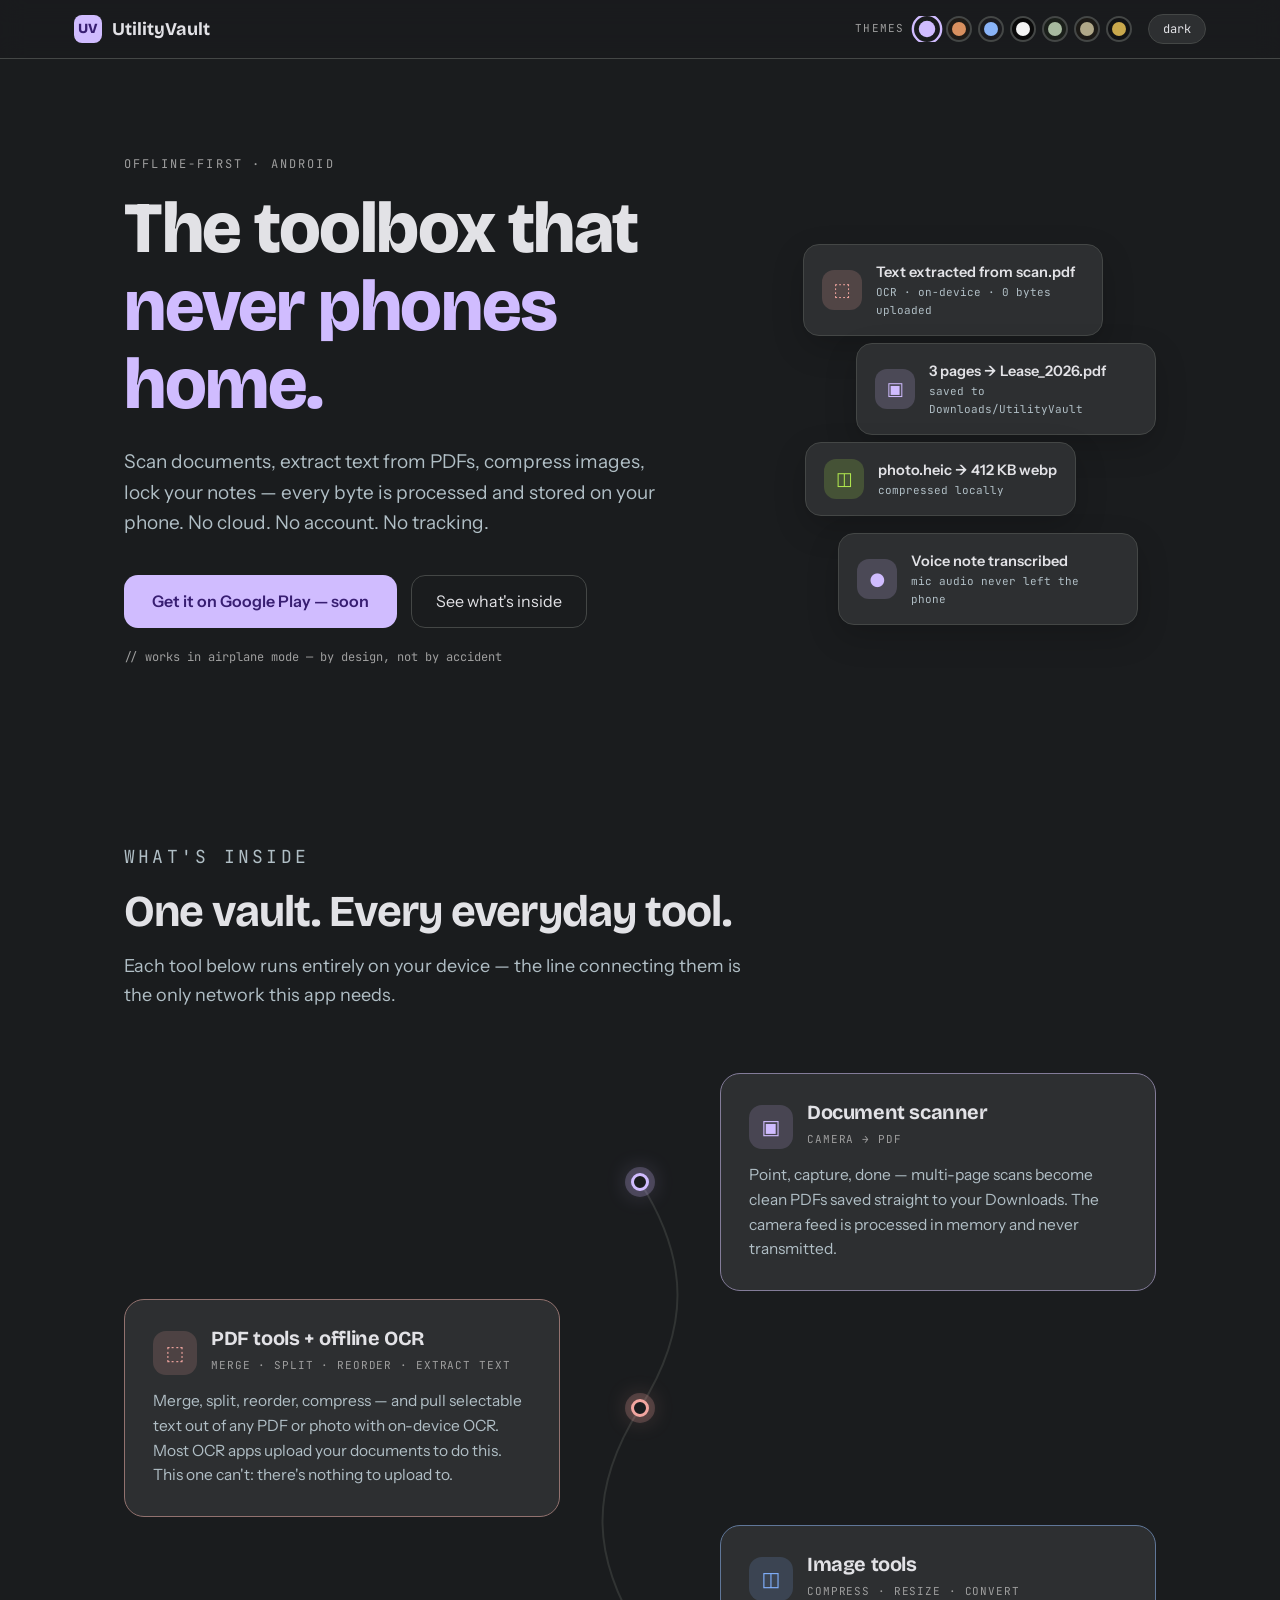
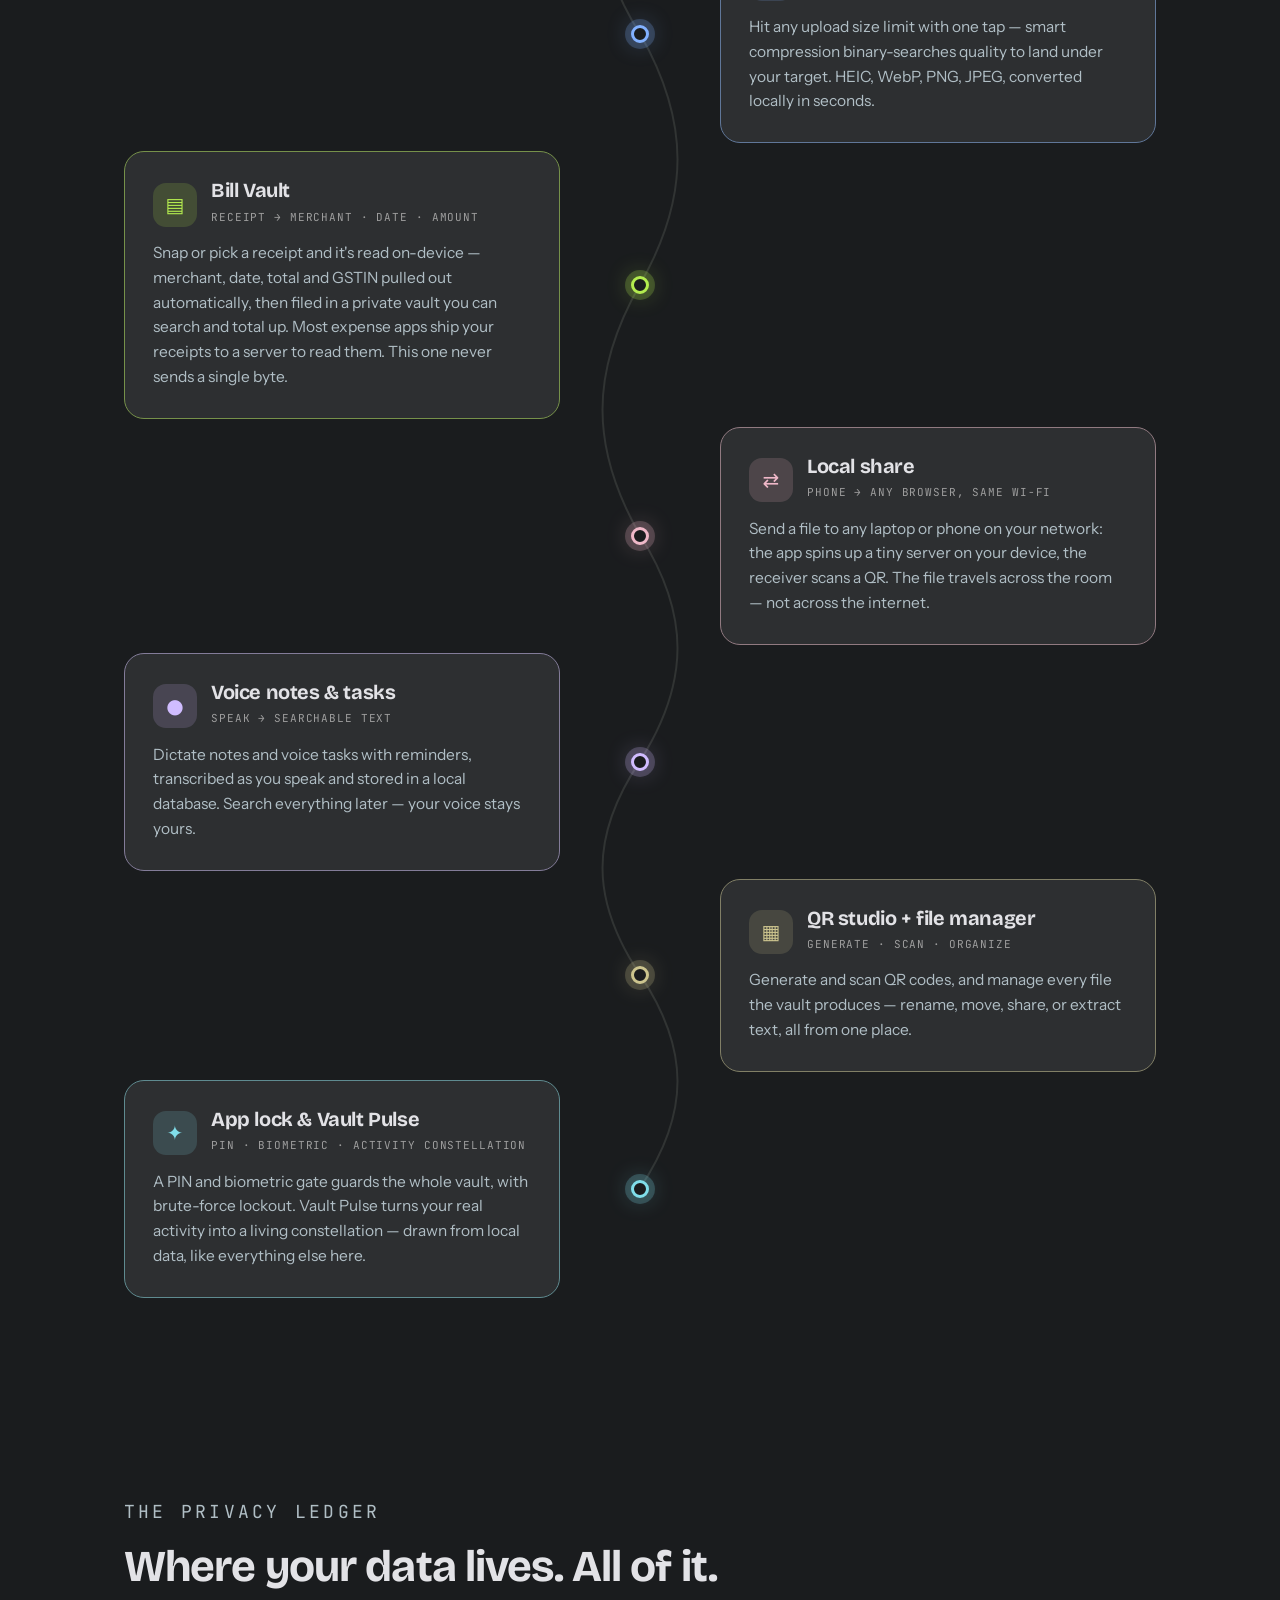
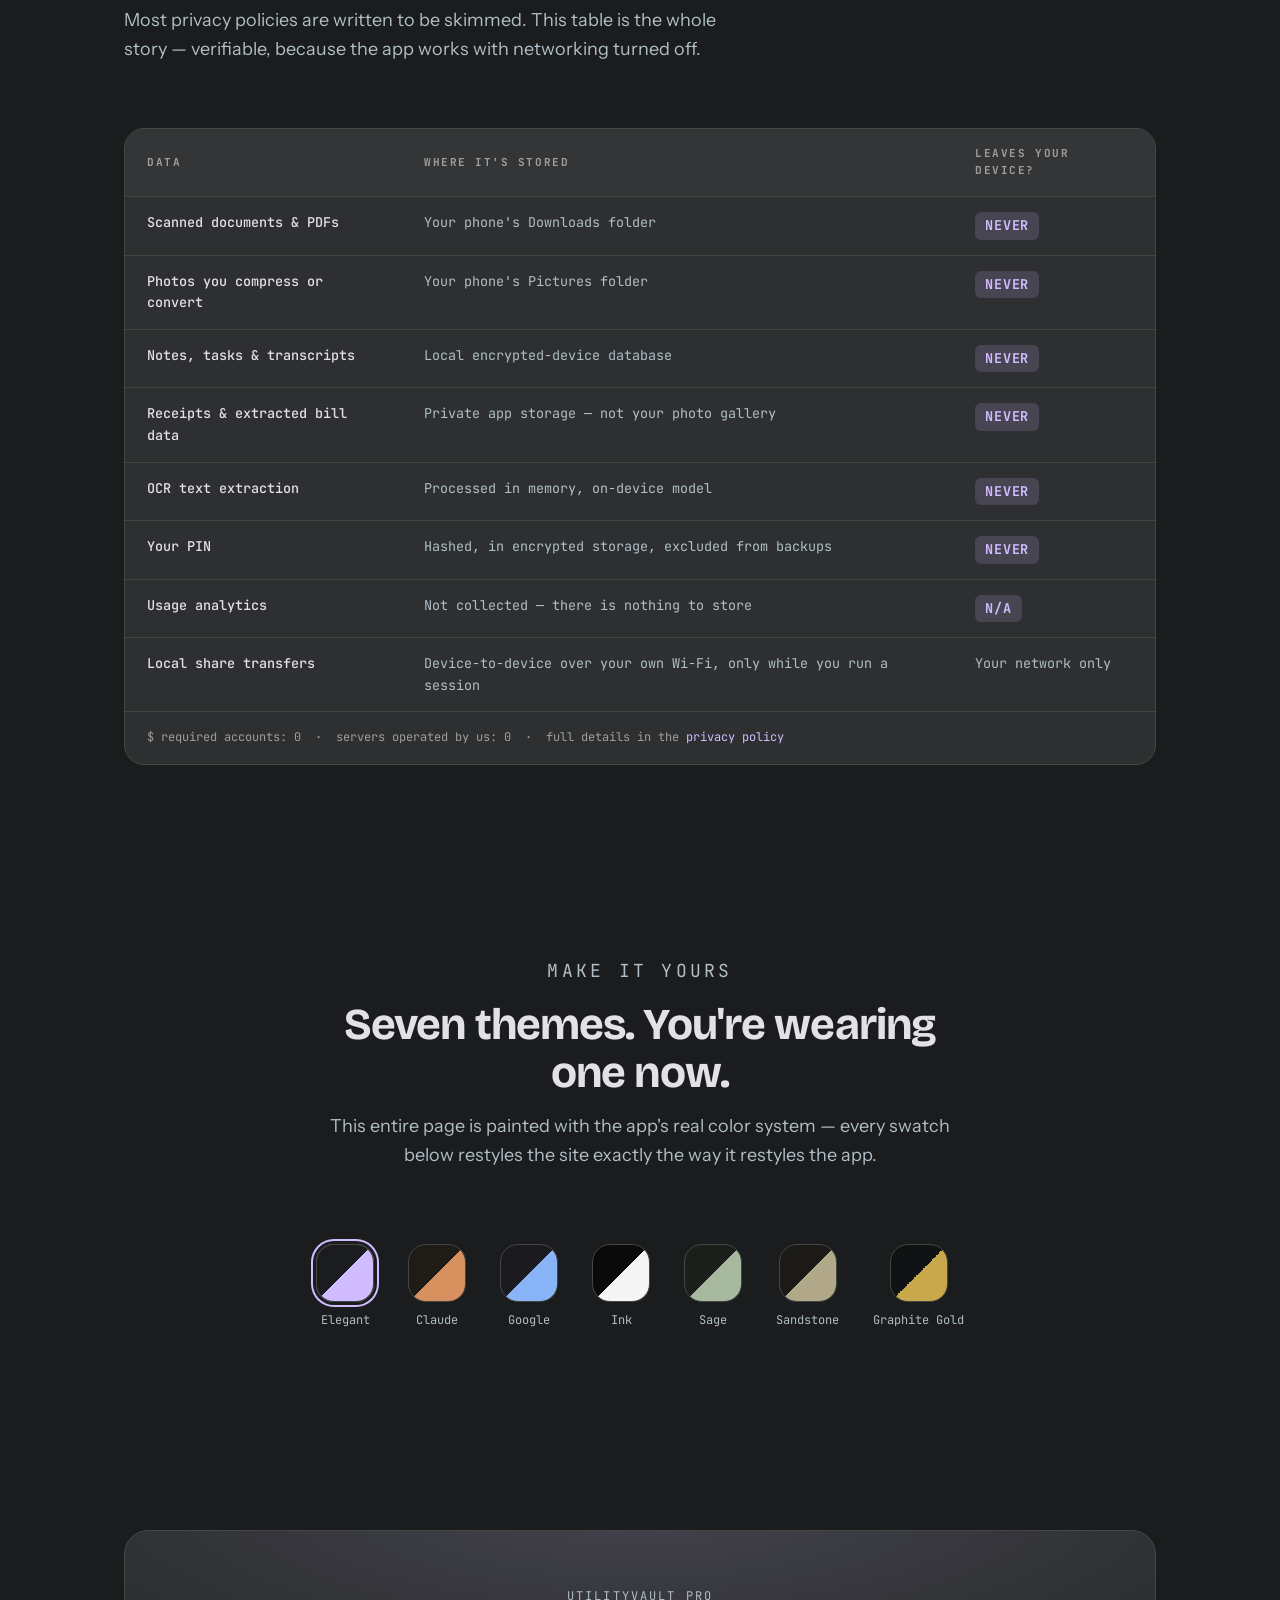
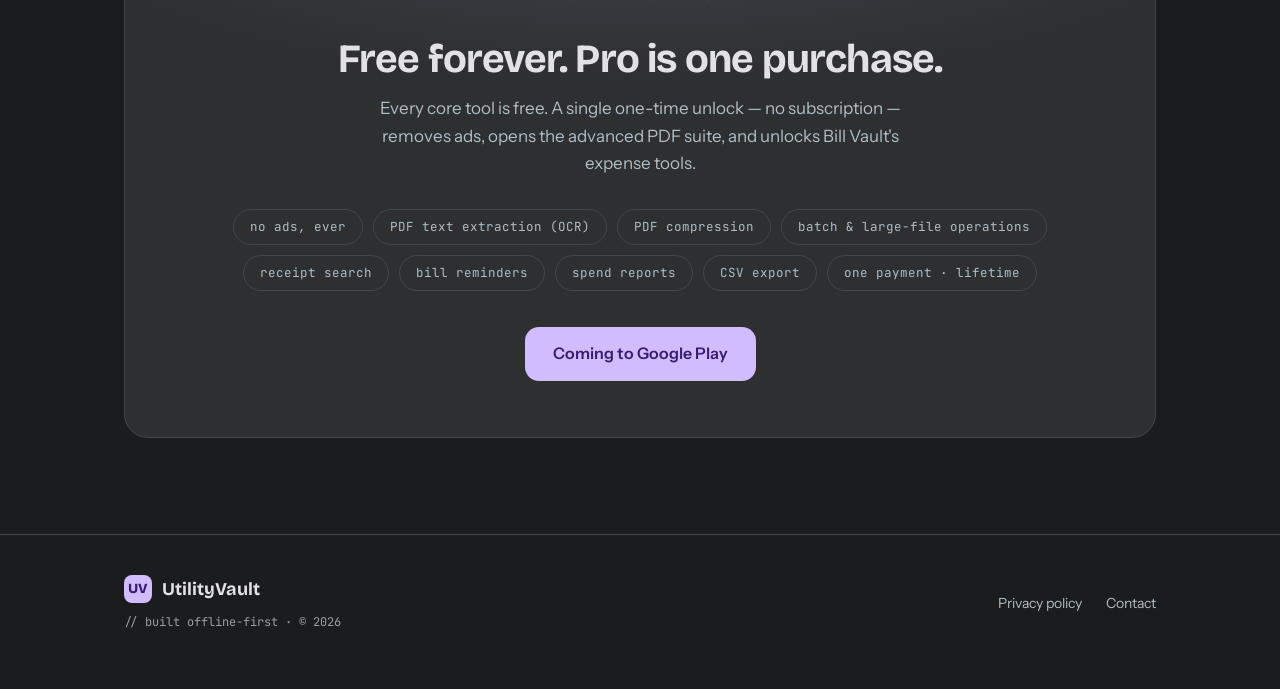
<file: index.html>
<!DOCTYPE html>
<html lang="en" data-theme="elegant" data-mode="dark">

<head>
    <meta charset="UTF-8">
    <meta name="viewport" content="width=device-width, initial-scale=1.0">
    <title>UtilityVault — the toolbox that never phones home</title>
    <meta name="description"
        content="Scanner, PDF tools with on-device OCR, image tools, file manager, local share, QR and voice notes — every byte processed and stored on your phone. No cloud. No accounts. No tracking.">
    <link rel="icon" type="image/svg+xml" href="./favicon.svg">
    <link rel="icon" href="./favicon.ico" sizes="any">
    <link rel="apple-touch-icon" href="./favicon.png">

    <link rel="preconnect" href="https://fonts.googleapis.com">
    <link rel="preconnect" href="https://fonts.gstatic.com" crossorigin>
    <link
        href="https://fonts.googleapis.com/css2?family=Bricolage+Grotesque:wght@600;700;800&family=Instrument+Sans:wght@400;500;600&family=JetBrains+Mono:wght@400;700&display=swap"
        rel="stylesheet">
    <link rel="stylesheet" href="styles.css">
</head>

<body>

    <!-- ============ NAV ============ -->
    <nav class="nav">
        <div class="nav-inner">
            <a class="logo" href="#"><span class="logo-mark">UV</span> UtilityVault</a>
            <div class="nav-spacer"></div>
            <div class="theme-rail" id="themeRail" role="group" aria-label="Preview the app's themes">
                <span class="theme-rail-label">THEMES</span>
                <!-- chips injected by site.js -->
            </div>
            <button class="mode-toggle" id="modeToggle" aria-label="Toggle light and dark mode">dark</button>
        </div>
    </nav>

    <main>

    <!-- ============ HERO ============ -->
    <header class="hero">
        <div class="wrap hero-grid">
            <div>
                <p class="eyebrow">Offline-first · Android</p>
                <h1>The toolbox that <span class="accent">never phones home.</span></h1>
                <p class="hero-sub">
                    Scan documents, extract text from PDFs, compress images, lock your notes —
                    every byte is processed and stored on your phone. No cloud. No account. No tracking.
                </p>
                <div class="cta-row">
                    <!-- TODO: replace # with your Play Store listing URL after launch -->
                    <a class="btn-primary" href="#" aria-disabled="true">Get it on Google Play — soon</a>
                    <a class="btn-ghost" href="#features">See what's inside</a>
                </div>
                <p class="hero-note">// works in airplane mode — by design, not by accident</p>
            </div>

            <div class="vault-stack" aria-hidden="true">
                <div class="vault-card vc-1">
                    <div class="vc-icon">⬚</div>
                    <div>
                        <div class="vc-title">Text extracted from scan.pdf</div>
                        <div class="vc-meta">OCR · on-device · 0 bytes uploaded</div>
                    </div>
                </div>
                <div class="vault-card vc-2">
                    <div class="vc-icon">▣</div>
                    <div>
                        <div class="vc-title">3 pages → Lease_2026.pdf</div>
                        <div class="vc-meta">saved to Downloads/UtilityVault</div>
                    </div>
                </div>
                <div class="vault-card vc-3">
                    <div class="vc-icon">◫</div>
                    <div>
                        <div class="vc-title">photo.heic → 412 KB webp</div>
                        <div class="vc-meta">compressed locally</div>
                    </div>
                </div>
                <div class="vault-card vc-4">
                    <div class="vc-icon">●</div>
                    <div>
                        <div class="vc-title">Voice note transcribed</div>
                        <div class="vc-meta">mic audio never left the phone</div>
                    </div>
                </div>
            </div>
        </div>
    </header>

    <!-- ============ FEATURES / CONSTELLATION ============ -->
    <section class="section" id="features">
        <div class="wrap">
            <div class="section-head reveal">
                <p class="eyebrow">What's inside</p>
                <h2>One vault. Every everyday tool.</h2>
                <p>Each tool below runs entirely on your device — the line connecting them is the only network this app
                    needs.</p>
            </div>

            <div class="constellation" id="constellation">
                <svg class="pulse-svg" viewBox="0 0 140 1600" preserveAspectRatio="none" aria-hidden="true">
                    <path class="pulse-track" id="pulseTrack" d="" />
                    <path class="pulse-draw" id="pulseDraw" d="" />
                </svg>

                <div class="feature-row" style="--fc: var(--ac-scanner)">
                    <div class="feature-card">
                        <div class="fc-head">
                            <div class="fc-icon">▣</div>
                            <div>
                                <h3>Document scanner</h3><span class="fc-tag">camera → PDF</span>
                            </div>
                        </div>
                        <p>Point, capture, done — multi-page scans become clean PDFs saved straight to your Downloads.
                            The camera feed is processed in memory and never transmitted.</p>
                    </div>
                    <div class="feature-node"></div>
                </div>

                <div class="feature-row" style="--fc: var(--ac-pdf)">
                    <div class="feature-card">
                        <div class="fc-head">
                            <div class="fc-icon">⬚</div>
                            <div>
                                <h3>PDF tools + offline OCR</h3><span class="fc-tag">merge · split · reorder · extract
                                    text</span>
                            </div>
                        </div>
                        <p>Merge, split, reorder, compress — and pull selectable text out of any PDF or photo with
                            on-device OCR. Most OCR apps upload your documents to do this. This one can't: there's
                            nothing to upload to.</p>
                    </div>
                    <div class="feature-node"></div>
                </div>

                <div class="feature-row" style="--fc: var(--ac-image)">
                    <div class="feature-card">
                        <div class="fc-head">
                            <div class="fc-icon">◫</div>
                            <div>
                                <h3>Image tools</h3><span class="fc-tag">compress · resize · convert</span>
                            </div>
                        </div>
                        <p>Hit any upload size limit with one tap — smart compression binary-searches quality to land
                            under your target. HEIC, WebP, PNG, JPEG, converted locally in seconds.</p>
                    </div>
                    <div class="feature-node"></div>
                </div>

                <div class="feature-row" style="--fc: var(--ac-files)">
                    <div class="feature-card">
                        <div class="fc-head">
                            <div class="fc-icon">▤</div>
                            <div>
                                <h3>Bill Vault</h3><span class="fc-tag">receipt → merchant · date · amount</span>
                            </div>
                        </div>
                        <p>Snap or pick a receipt and it's read on-device — merchant, date, total and GSTIN pulled out
                            automatically, then filed in a private vault you can search and total up. Most expense apps
                            ship your receipts to a server to read them. This one never sends a single byte.</p>
                    </div>
                    <div class="feature-node"></div>
                </div>

                <div class="feature-row" style="--fc: var(--ac-share)">
                    <div class="feature-card">
                        <div class="fc-head">
                            <div class="fc-icon">⇄</div>
                            <div>
                                <h3>Local share</h3><span class="fc-tag">phone → any browser, same Wi-Fi</span>
                            </div>
                        </div>
                        <p>Send a file to any laptop or phone on your network: the app spins up a tiny server on your
                            device, the receiver scans a QR. The file travels across the room — not across the internet.
                        </p>
                    </div>
                    <div class="feature-node"></div>
                </div>

                <div class="feature-row" style="--fc: var(--ac-transcribe)">
                    <div class="feature-card">
                        <div class="fc-head">
                            <div class="fc-icon">●</div>
                            <div>
                                <h3>Voice notes & tasks</h3><span class="fc-tag">speak → searchable text</span>
                            </div>
                        </div>
                        <p>Dictate notes and voice tasks with reminders, transcribed as you speak and stored in a local
                            database. Search everything later — your voice stays yours.</p>
                    </div>
                    <div class="feature-node"></div>
                </div>

                <div class="feature-row" style="--fc: var(--ac-qr)">
                    <div class="feature-card">
                        <div class="fc-head">
                            <div class="fc-icon">▦</div>
                            <div>
                                <h3>QR studio + file manager</h3><span class="fc-tag">generate · scan · organize</span>
                            </div>
                        </div>
                        <p>Generate and scan QR codes, and manage every file the vault produces — rename, move, share,
                            or extract text, all from one place.</p>
                    </div>
                    <div class="feature-node"></div>
                </div>

                <div class="feature-row" style="--fc: var(--ac-insight)">
                    <div class="feature-card">
                        <div class="fc-head">
                            <div class="fc-icon">✦</div>
                            <div>
                                <h3>App lock & Vault Pulse</h3><span class="fc-tag">PIN · biometric · activity
                                    constellation</span>
                            </div>
                        </div>
                        <p>A PIN and biometric gate guards the whole vault, with brute-force lockout. Vault Pulse turns
                            your real activity into a living constellation — drawn from local data, like everything else
                            here.</p>
                    </div>
                    <div class="feature-node"></div>
                </div>
            </div>
        </div>
    </section>

    <!-- ============ PRIVACY LEDGER ============ -->
    <section class="section" id="privacy">
        <div class="wrap">
            <div class="section-head reveal">
                <p class="eyebrow">The privacy ledger</p>
                <h2>Where your data lives. All of it.</h2>
                <p>Most privacy policies are written to be skimmed. This table is the whole story — verifiable, because
                    the app works with networking turned off.</p>
            </div>

            <div class="ledger-shell reveal">
                <table class="ledger">
                    <thead>
                        <tr>
                            <th>Data</th>
                            <th>Where it's stored</th>
                            <th>Leaves your device?</th>
                        </tr>
                    </thead>
                    <tbody>
                        <tr>
                            <td>Scanned documents & PDFs</td>
                            <td>Your phone's Downloads folder</td>
                            <td><span class="never">NEVER</span></td>
                        </tr>
                        <tr>
                            <td>Photos you compress or convert</td>
                            <td>Your phone's Pictures folder</td>
                            <td><span class="never">NEVER</span></td>
                        </tr>
                        <tr>
                            <td>Notes, tasks & transcripts</td>
                            <td>Local encrypted-device database</td>
                            <td><span class="never">NEVER</span></td>
                        </tr>
                        <tr>
                            <td>Receipts & extracted bill data</td>
                            <td>Private app storage — not your photo gallery</td>
                            <td><span class="never">NEVER</span></td>
                        </tr>
                        <tr>
                            <td>OCR text extraction</td>
                            <td>Processed in memory, on-device model</td>
                            <td><span class="never">NEVER</span></td>
                        </tr>
                        <tr>
                            <td>Your PIN</td>
                            <td>Hashed, in encrypted storage, excluded from backups</td>
                            <td><span class="never">NEVER</span></td>
                        </tr>
                        <tr>
                            <td>Usage analytics</td>
                            <td>Not collected — there is nothing to store</td>
                            <td><span class="never">N/A</span></td>
                        </tr>
                        <tr>
                            <td>Local share transfers</td>
                            <td>Device-to-device over your own Wi-Fi, only while you run a session</td>
                            <td>Your network only</td>
                        </tr>
                    </tbody>
                </table>
                <div class="ledger-foot">$ required accounts: 0 &nbsp;·&nbsp; servers operated by us: 0 &nbsp;·&nbsp;
                    full details in the <a href="privacy-policy.html">privacy policy</a></div>
            </div>
        </div>
    </section>

    <!-- ============ THEMES (meta moment) ============ -->
    <section class="section themes-strip" id="themes">
        <div class="wrap">
            <div class="section-head reveal">
                <p class="eyebrow">Make it yours</p>
                <h2>Seven themes. You're wearing one now.</h2>
                <p>This entire page is painted with the app's real color system — every swatch below restyles the site
                    exactly the way it restyles the app.</p>
            </div>
            <div class="swatch-row reveal" id="swatchRow">
                <!-- swatches injected by site.js -->
            </div>
        </div>
    </section>

    <!-- ============ PRO ============ -->
    <section class="section" id="pro">
        <div class="wrap">
            <div class="pro-card reveal">
                <p class="eyebrow">UtilityVault Pro</p>
                <h2>Free forever. Pro is one purchase.</h2>
                <p>Every core tool is free. A single one-time unlock — no subscription — removes ads, opens the
                    advanced PDF suite, and unlocks Bill Vault's expense tools.</p>
                <div class="pro-perks">
                    <span class="perk">no ads, ever</span>
                    <span class="perk">PDF text extraction (OCR)</span>
                    <span class="perk">PDF compression</span>
                    <span class="perk">batch & large-file operations</span>
                    <span class="perk">receipt search</span>
                    <span class="perk">bill reminders</span>
                    <span class="perk">spend reports</span>
                    <span class="perk">CSV export</span>
                    <span class="perk">one payment · lifetime</span>
                </div>
                <!-- TODO: replace # with your Play Store listing URL after launch -->
                <a class="btn-primary" href="#">Coming to Google Play</a>
            </div>
        </div>
    </section>

    </main>

    <!-- ============ FOOTER ============ -->
    <footer class="footer">
        <div class="wrap footer-grid">
            <div>
                <a class="logo" href="#"><span class="logo-mark">UV</span> UtilityVault</a>
                <p class="mono" style="margin-top:10px">// built offline-first · © 2026</p>
            </div>
            <div class="footer-links">
                <a href="privacy-policy.html">Privacy policy</a>
                <!-- TODO: replace with your contact email -->
                <a href="mailto:spunch0987@gmail.com">Contact</a>
            </div>
        </div>
    </footer>

    <script src="site.js"></script>
</body>

</html>
</file>
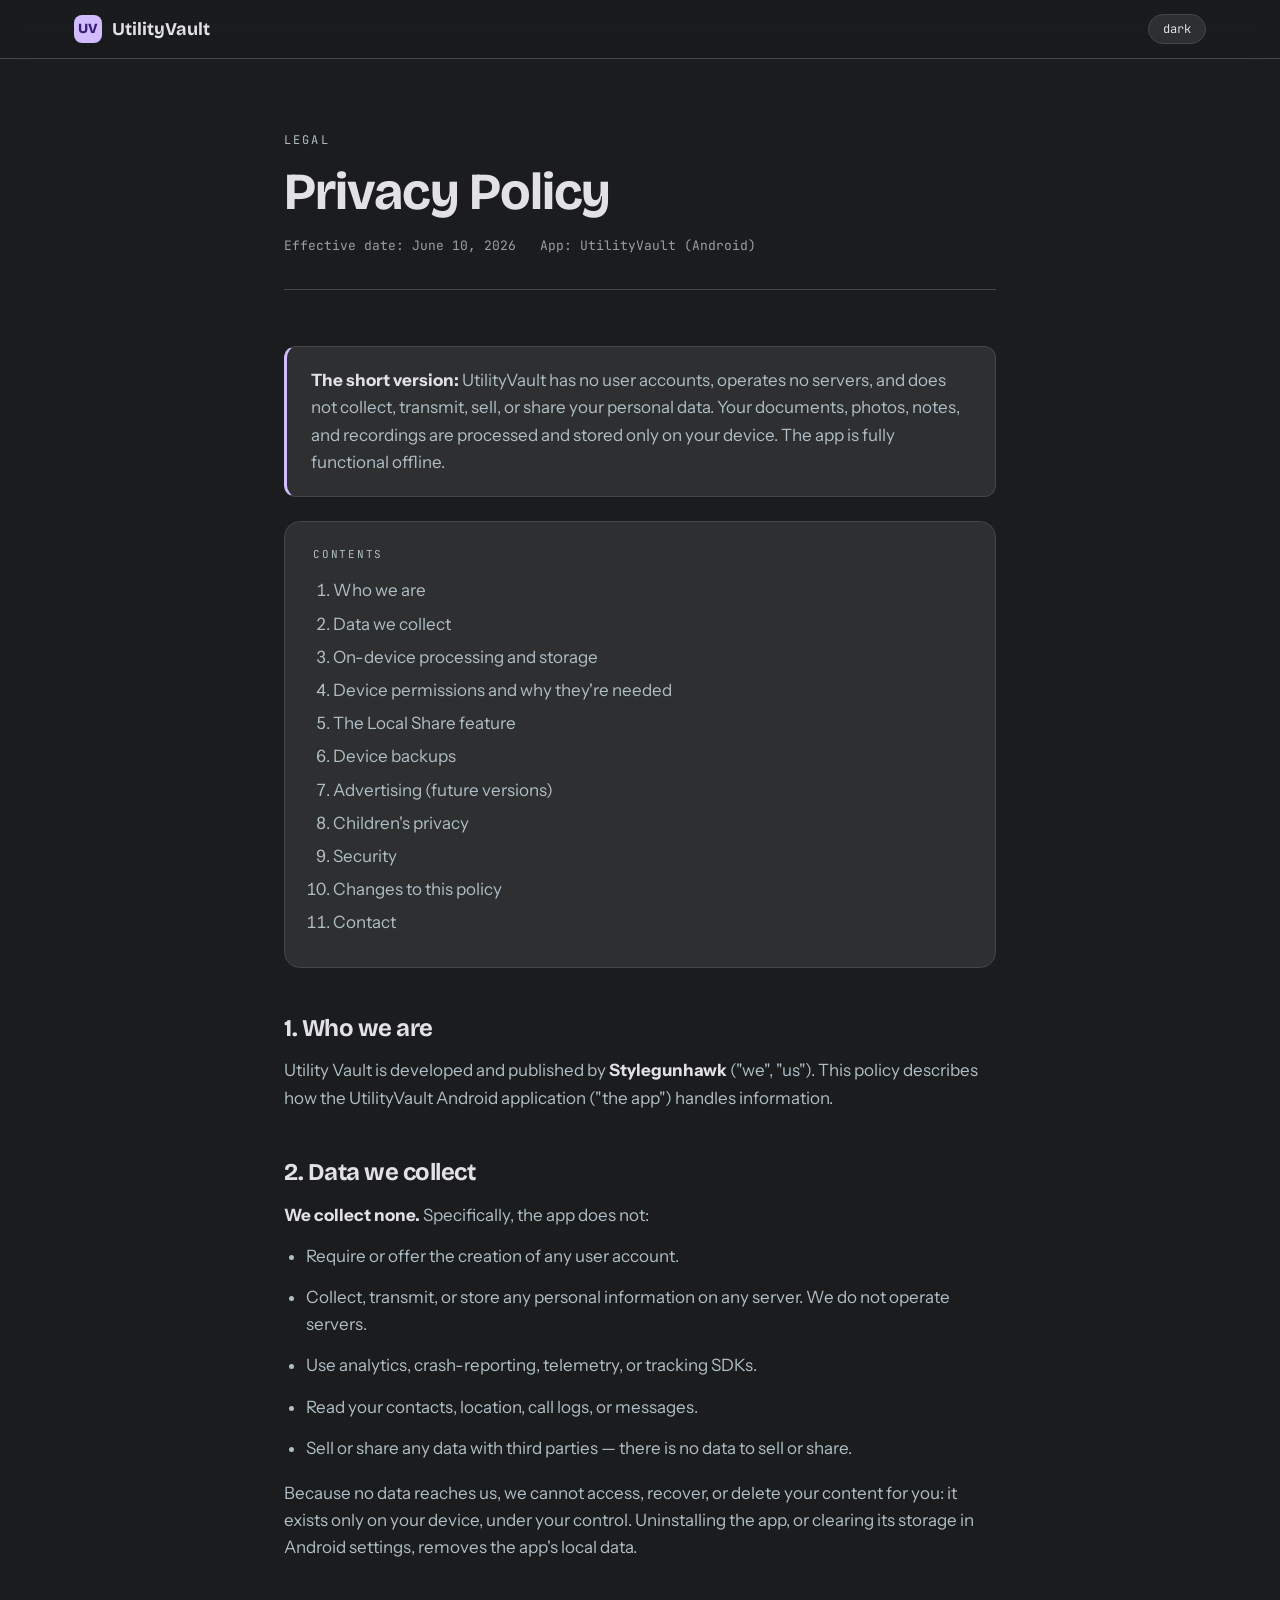
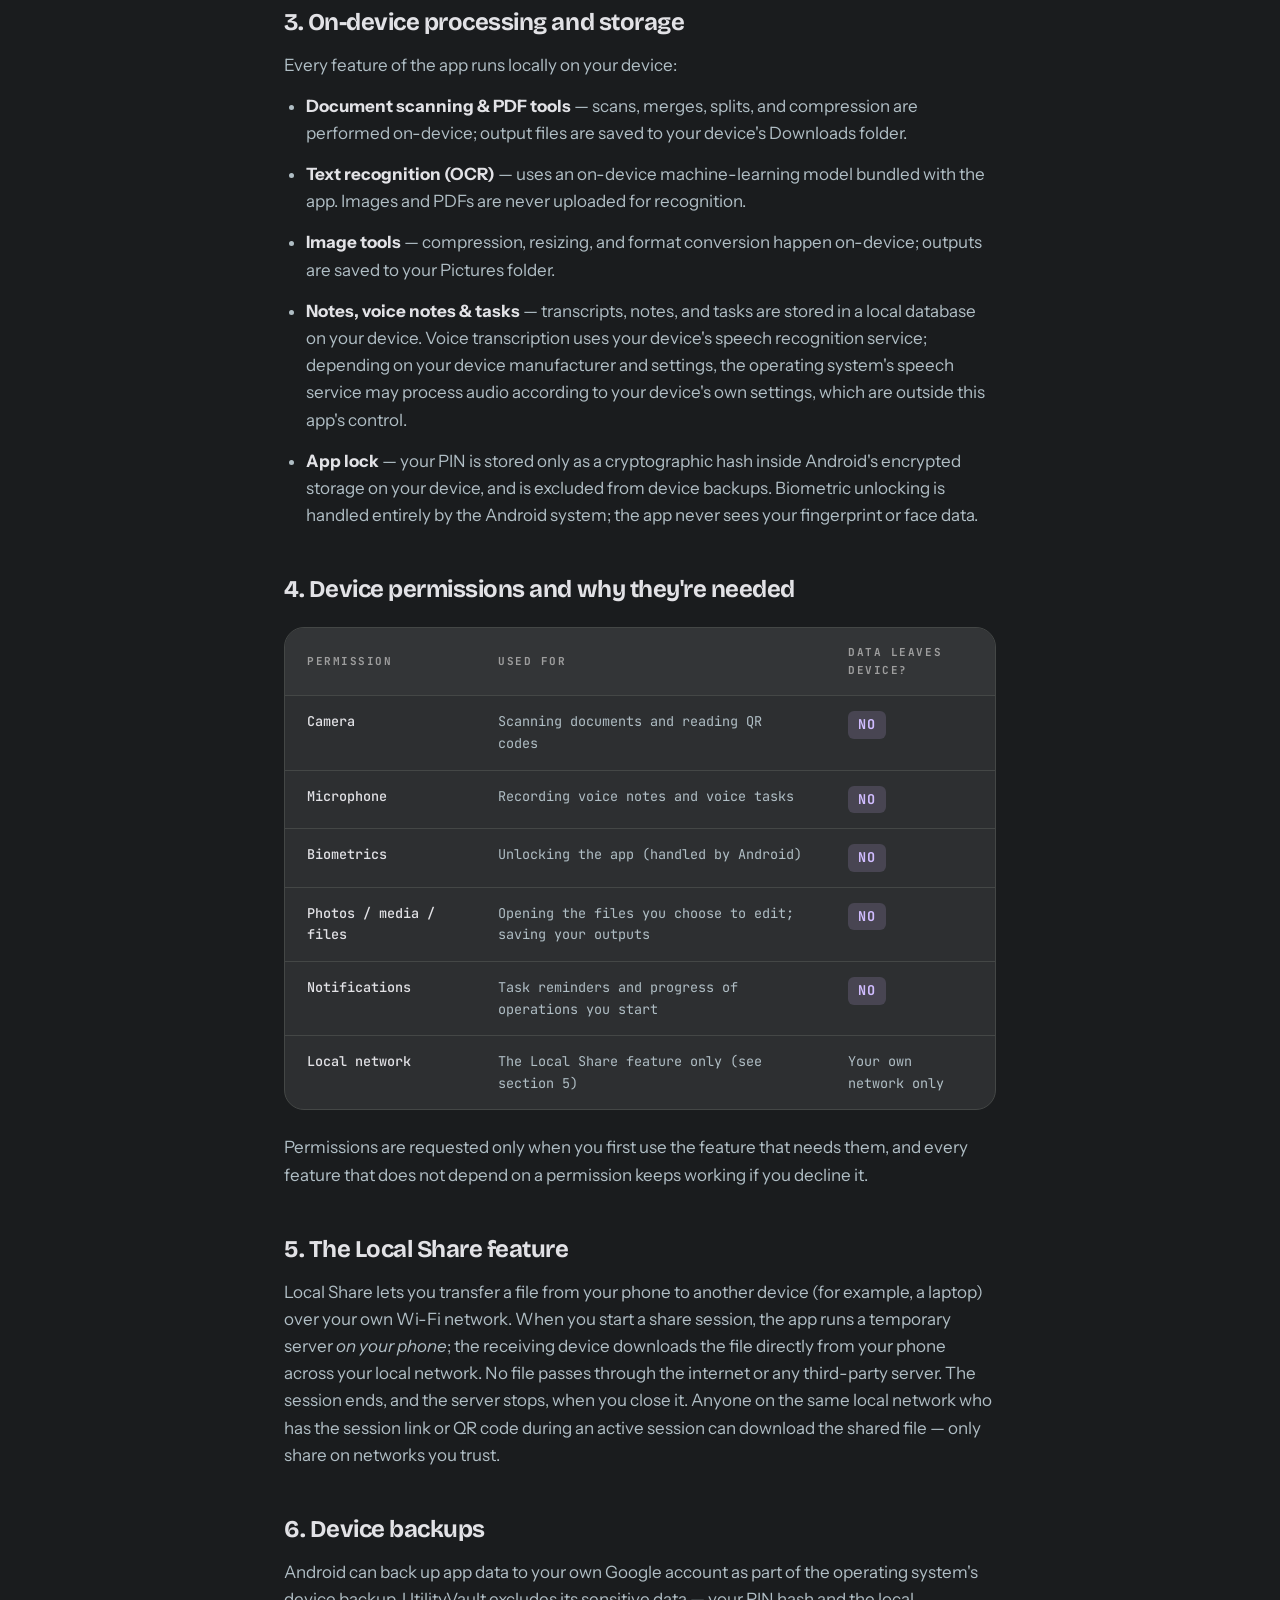
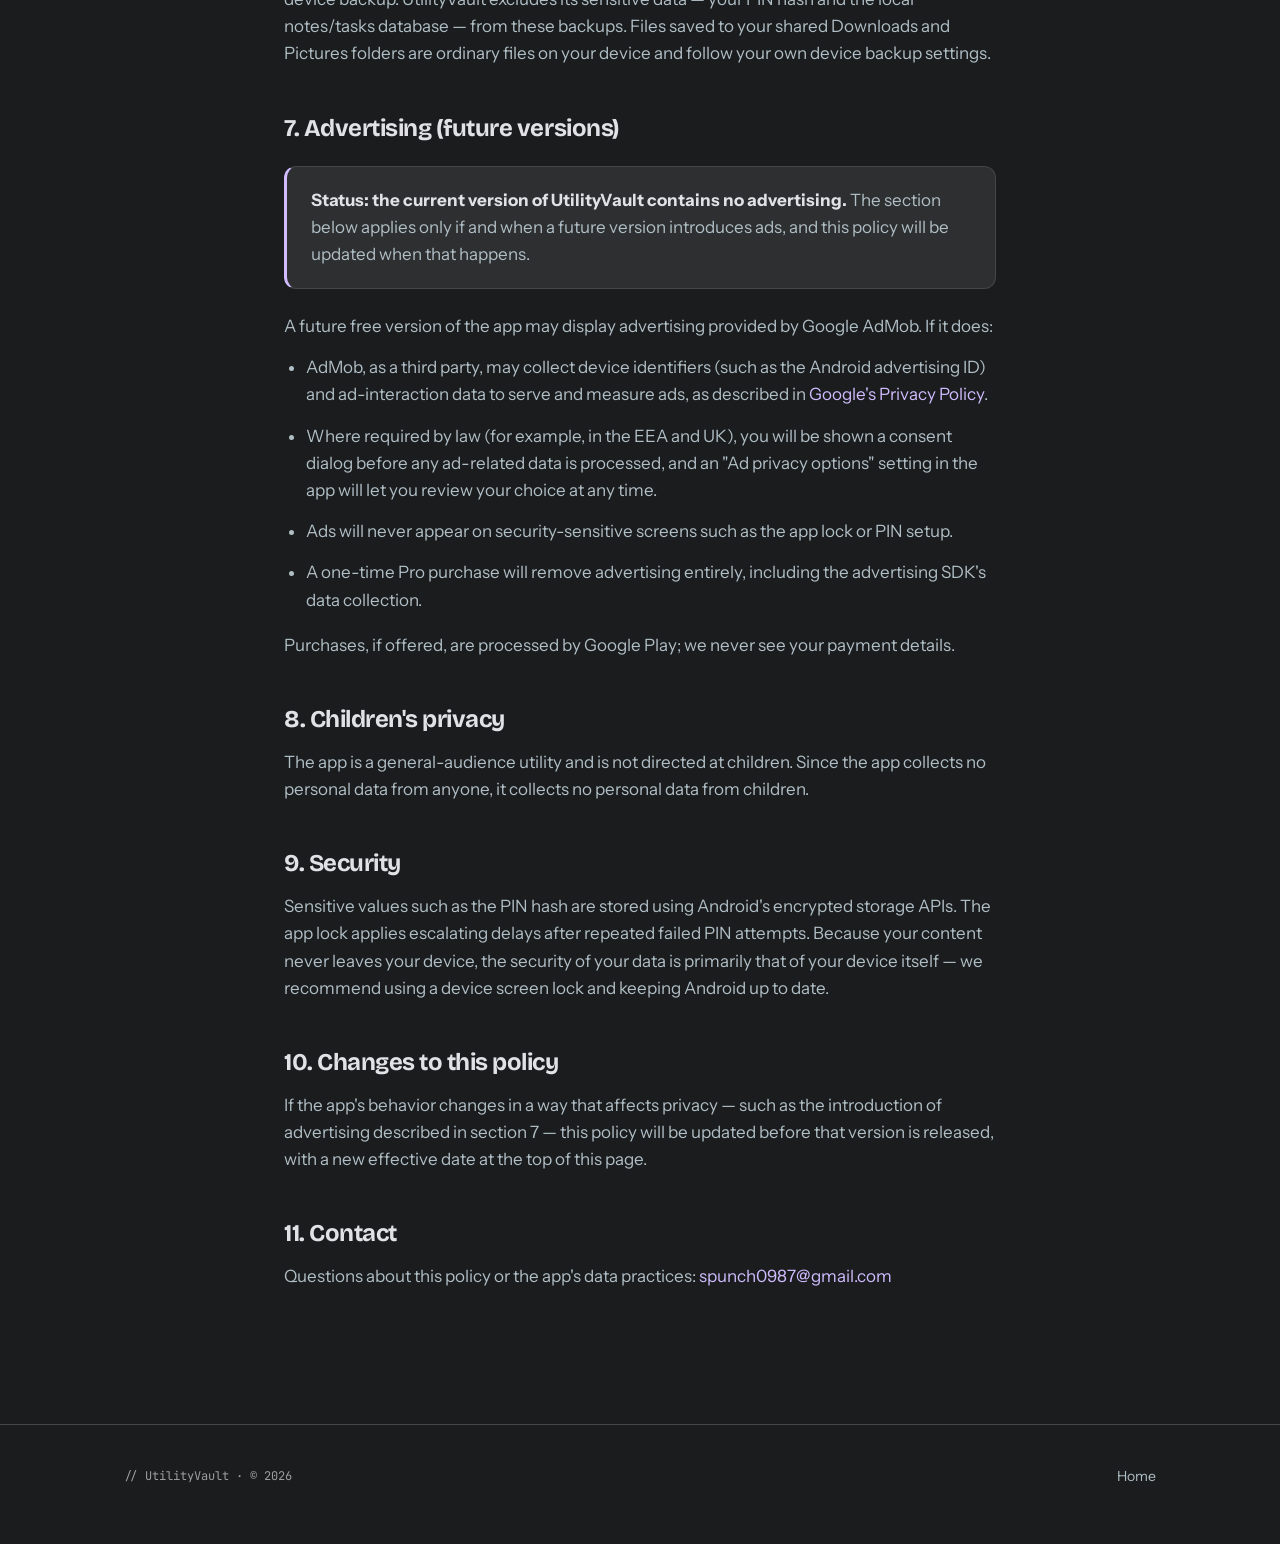
<file: privacy-policy.html>
<!DOCTYPE html>
<html lang="en" data-theme="elegant" data-mode="dark">

<head>
    <meta charset="UTF-8">
    <meta name="viewport" content="width=device-width, initial-scale=1.0">
    <title>Privacy Policy — UtilityVault</title>
    <meta name="description"
        content="UtilityVault privacy policy: no accounts, no data collection, all processing on-device.">

    <link rel="preconnect" href="https://fonts.googleapis.com">
    <link rel="preconnect" href="https://fonts.gstatic.com" crossorigin>
    <link
        href="https://fonts.googleapis.com/css2?family=Bricolage+Grotesque:wght@600;700;800&family=Instrument+Sans:wght@400;500;600&family=JetBrains+Mono:wght@400;700&display=swap"
        rel="stylesheet">
    <link rel="stylesheet" href="styles.css">
</head>

<body>

    <nav class="nav">
        <div class="nav-inner">
            <a class="logo" href="index.html"><span class="logo-mark">UV</span> UtilityVault</a>
            <div class="nav-spacer"></div>
            <button class="mode-toggle" id="modeToggle" aria-label="Toggle light and dark mode">dark</button>
        </div>
    </nav>

    <main class="doc">
        <header class="doc-head">
            <p class="eyebrow">Legal</p>
            <h1>Privacy Policy</h1>
            <div class="doc-meta">
                <span>Effective date: June 10, 2026</span>
                <span>App: UtilityVault (Android)</span>
            </div>
        </header>

        <div class="doc-callout">
            <p><strong>The short version:</strong> UtilityVault has no user accounts, operates no servers, and does not
                collect, transmit, sell, or share your personal data. Your documents, photos, notes, and recordings are
                processed and stored only on your device. The app is fully functional offline.</p>
        </div>

        <nav class="toc" aria-label="Table of contents">
            <p class="toc-title">Contents</p>
            <ol>
                <li><a href="#who-we-are">Who we are</a></li>
                <li><a href="#data-we-collect">Data we collect</a></li>
                <li><a href="#on-device">On-device processing and storage</a></li>
                <li><a href="#permissions">Device permissions and why they're needed</a></li>
                <li><a href="#local-share">The Local Share feature</a></li>
                <li><a href="#backups">Device backups</a></li>
                <li><a href="#ads">Advertising (future versions)</a></li>
                <li><a href="#children">Children's privacy</a></li>
                <li><a href="#security">Security</a></li>
                <li><a href="#changes">Changes to this policy</a></li>
                <li><a href="#contact">Contact</a></li>
            </ol>
        </nav>

        <h2 id="who-we-are">1. Who we are</h2>
        <p>Utility Vault is developed and published by <strong>Stylegunhawk</strong> ("we", "us"). This policy
            describes how the UtilityVault Android application ("the app") handles information.</p>

        <h2 id="data-we-collect">2. Data we collect</h2>
        <p><strong>We collect none.</strong> Specifically, the app does not:</p>
        <ul>
            <li>Require or offer the creation of any user account.</li>
            <li>Collect, transmit, or store any personal information on any server. We do not operate servers.</li>
            <li>Use analytics, crash-reporting, telemetry, or tracking SDKs.</li>
            <li>Read your contacts, location, call logs, or messages.</li>
            <li>Sell or share any data with third parties — there is no data to sell or share.</li>
        </ul>
        <p>Because no data reaches us, we cannot access, recover, or delete your content for you: it exists only on your
            device, under your control. Uninstalling the app, or clearing its storage in Android settings, removes the
            app's local data.</p>

        <h2 id="on-device">3. On-device processing and storage</h2>
        <p>Every feature of the app runs locally on your device:</p>
        <ul>
            <li><strong>Document scanning & PDF tools</strong> — scans, merges, splits, and compression are performed
                on-device; output files are saved to your device's Downloads folder.</li>
            <li><strong>Text recognition (OCR)</strong> — uses an on-device machine-learning model bundled with the app.
                Images and PDFs are never uploaded for recognition.</li>
            <li><strong>Image tools</strong> — compression, resizing, and format conversion happen on-device; outputs
                are saved to your Pictures folder.</li>
            <li><strong>Notes, voice notes & tasks</strong> — transcripts, notes, and tasks are stored in a local
                database on your device. Voice transcription uses your device's speech recognition service; depending on
                your device manufacturer and settings, the operating system's speech service may process audio according
                to your device's own settings, which are outside this app's control.</li>
            <li><strong>App lock</strong> — your PIN is stored only as a cryptographic hash inside Android's encrypted
                storage on your device, and is excluded from device backups. Biometric unlocking is handled entirely by
                the Android system; the app never sees your fingerprint or face data.</li>
        </ul>

        <h2 id="permissions">4. Device permissions and why they're needed</h2>
        <div class="ledger-shell perm-table">
            <table class="ledger">
                <thead>
                    <tr>
                        <th>Permission</th>
                        <th>Used for</th>
                        <th>Data leaves device?</th>
                    </tr>
                </thead>
                <tbody>
                    <tr>
                        <td>Camera</td>
                        <td>Scanning documents and reading QR codes</td>
                        <td><span class="never">NO</span></td>
                    </tr>
                    <tr>
                        <td>Microphone</td>
                        <td>Recording voice notes and voice tasks</td>
                        <td><span class="never">NO</span></td>
                    </tr>
                    <tr>
                        <td>Biometrics</td>
                        <td>Unlocking the app (handled by Android)</td>
                        <td><span class="never">NO</span></td>
                    </tr>
                    <tr>
                        <td>Photos / media / files</td>
                        <td>Opening the files you choose to edit; saving your outputs</td>
                        <td><span class="never">NO</span></td>
                    </tr>
                    <tr>
                        <td>Notifications</td>
                        <td>Task reminders and progress of operations you start</td>
                        <td><span class="never">NO</span></td>
                    </tr>
                    <tr>
                        <td>Local network</td>
                        <td>The Local Share feature only (see section 5)</td>
                        <td>Your own network only</td>
                    </tr>
                </tbody>
            </table>
        </div>
        <p>Permissions are requested only when you first use the feature that needs them, and every feature that does
            not depend on a permission keeps working if you decline it.</p>

        <h2 id="local-share">5. The Local Share feature</h2>
        <p>Local Share lets you transfer a file from your phone to another device (for example, a laptop) over your own
            Wi-Fi network. When you start a share session, the app runs a temporary server <em>on your phone</em>; the
            receiving device downloads the file directly from your phone across your local network. No file passes
            through the internet or any third-party server. The session ends, and the server stops, when you close it.
            Anyone on the same local network who has the session link or QR code during an active session can download
            the shared file — only share on networks you trust.</p>

        <h2 id="backups">6. Device backups</h2>
        <p>Android can back up app data to your own Google account as part of the operating system's device backup.
            UtilityVault excludes its sensitive data — your PIN hash and the local notes/tasks database — from these
            backups. Files saved to your shared Downloads and Pictures folders are ordinary files on your device and
            follow your own device backup settings.</p>

        <h2 id="ads">7. Advertising (future versions)</h2>
        <div class="doc-callout">
            <p><strong>Status: the current version of UtilityVault contains no advertising.</strong> The section below
                applies only if and when a future version introduces ads, and this policy will be updated when that
                happens.</p>
        </div>
        <p>A future free version of the app may display advertising provided by Google AdMob. If it does:</p>
        <ul>
            <li>AdMob, as a third party, may collect device identifiers (such as the Android advertising ID) and
                ad-interaction data to serve and measure ads, as described in <a
                    href="https://policies.google.com/privacy" rel="noopener">Google's Privacy Policy</a>.</li>
            <li>Where required by law (for example, in the EEA and UK), you will be shown a consent dialog before any
                ad-related data is processed, and an "Ad privacy options" setting in the app will let you review your
                choice at any time.</li>
            <li>Ads will never appear on security-sensitive screens such as the app lock or PIN setup.</li>
            <li>A one-time Pro purchase will remove advertising entirely, including the advertising SDK's data
                collection.</li>
        </ul>
        <p>Purchases, if offered, are processed by Google Play; we never see your payment details.</p>

        <h2 id="children">8. Children's privacy</h2>
        <p>The app is a general-audience utility and is not directed at children. Since the app collects no personal
            data from anyone, it collects no personal data from children.</p>

        <h2 id="security">9. Security</h2>
        <p>Sensitive values such as the PIN hash are stored using Android's encrypted storage APIs. The app lock applies
            escalating delays after repeated failed PIN attempts. Because your content never leaves your device, the
            security of your data is primarily that of your device itself — we recommend using a device screen lock and
            keeping Android up to date.</p>

        <h2 id="changes">10. Changes to this policy</h2>
        <p>If the app's behavior changes in a way that affects privacy — such as the introduction of advertising
            described in section 7 — this policy will be updated before that version is released, with a new effective
            date at the top of this page.</p>

        <h2 id="contact">11. Contact</h2>
        <p>Questions about this policy or the app's data practices: <a
                href="mailto:spunch0987@gmail.com">spunch0987@gmail.com</a>
        </p>
    </main>

    <footer class="footer">
        <div class="wrap footer-grid">
            <p class="mono">// UtilityVault · © 2026</p>
            <div class="footer-links"><a href="index.html">Home</a></div>
        </div>
    </footer>

    <script src="site.js"></script>
</body>

</html>
</file>
<file: styles.css>
/* ============================================================
   UtilityVault — site styles
   Token architecture mirrors the app: data-theme + data-mode on
   <html> play the role of AppThemeId + ThemeMode; the CSS custom
   properties below are LocalAppColors.
   ============================================================ */

/* ---------- 1. Theme tokens (hex values from the app's themes) ---------- */

:root {
    /* fallback = Elegant dark */
    --bg: #1A1C1E;
    --surface: #2D2F31;
    --surface-2: #333537;
    --elevated: #1C1B1F;
    --border: #444746;
    --text: #E2E2E6;
    --text-2: #B0BEC5;
    --muted: #9E9E9E;
    --dim: #5A5A66;
    --primary: #D0BCFF;
    --on-primary: #381E72;
    --primary-fill: #4A2D8A;
    --secondary: #CCC48E;
    --ac-scanner: #D0BCFF;
    --ac-qr: #CCC48E;
    --ac-share: #EFB8C8;
    --ac-files: #B3EB4F;
    --ac-transcribe: #D0BCFF;
    --ac-pdf: #F2A6A0;
    --ac-insight: #80DEEA;
    --ac-image: #82B1FF;
}

[data-theme="elegant"][data-mode="dark"] {
    --bg: #1A1C1E;
    --surface: #2D2F31;
    --surface-2: #333537;
    --elevated: #1C1B1F;
    --border: #444746;
    --text: #E2E2E6;
    --text-2: #B0BEC5;
    --muted: #9E9E9E;
    --dim: #5A5A66;
    --primary: #D0BCFF;
    --on-primary: #381E72;
    --primary-fill: #4A2D8A;
    --secondary: #CCC48E;
    --ac-scanner: #D0BCFF;
    --ac-qr: #CCC48E;
    --ac-share: #EFB8C8;
    --ac-files: #B3EB4F;
    --ac-transcribe: #D0BCFF;
    --ac-pdf: #F2A6A0;
    --ac-insight: #80DEEA;
    --ac-image: #82B1FF;
}

[data-theme="elegant"][data-mode="light"] {
    --bg: #F6F4FA;
    --surface: #FFFFFF;
    --surface-2: #EDE9F4;
    --elevated: #FFFFFF;
    --border: #D9D4E2;
    --text: #1B1B1F;
    --text-2: #45454D;
    --muted: #74747E;
    --dim: #AEAEB8;
    --primary: #6750A4;
    --on-primary: #FFFFFF;
    --primary-fill: #EADDFF;
    --secondary: #8A7D3B;
    --ac-scanner: #6750A4;
    --ac-qr: #8A7D3B;
    --ac-share: #B04A6A;
    --ac-files: #5A8A1E;
    --ac-transcribe: #6750A4;
    --ac-pdf: #C2402F;
    --ac-insight: #00838F;
    --ac-image: #2962FF;
}

[data-theme="claude"][data-mode="dark"] {
    --bg: #1F1B17;
    --surface: #2A251F;
    --surface-2: #342E27;
    --elevated: #17130F;
    --border: #4A4138;
    --text: #F0EEE9;
    --text-2: #CFC7BB;
    --muted: #9A9082;
    --dim: #6A6155;
    --primary: #D9905F;
    --on-primary: #3A2415;
    --primary-fill: #5A3A24;
    --secondary: #CDA968;
    --ac-scanner: #D9905F;
    --ac-qr: #CDA968;
    --ac-share: #D98E7D;
    --ac-files: #A9C07A;
    --ac-transcribe: #C79BD9;
    --ac-pdf: #D96B6B;
    --ac-insight: #86B8B0;
    --ac-image: #7FA8C9;
}

[data-theme="claude"][data-mode="light"] {
    --bg: #F0EEE9;
    --surface: #FAF9F6;
    --surface-2: #E7E3DA;
    --elevated: #FFFFFF;
    --border: #D9D3C7;
    --text: #1F1B17;
    --text-2: #4A443B;
    --muted: #7A7264;
    --dim: #AEA89C;
    --primary: #CC785C;
    --on-primary: #FFFFFF;
    --primary-fill: #F3DDD2;
    --secondary: #9A7B3B;
    --ac-scanner: #CC785C;
    --ac-qr: #9A7B3B;
    --ac-share: #BF6A57;
    --ac-files: #6E8B3D;
    --ac-transcribe: #7B5EA8;
    --ac-pdf: #B23A3A;
    --ac-insight: #3F8077;
    --ac-image: #3E6E94;
}

[data-theme="google"][data-mode="dark"] {
    --bg: #1B1B1F;
    --surface: #26262B;
    --surface-2: #303035;
    --elevated: #131316;
    --border: #44454A;
    --text: #E3E2E6;
    --text-2: #C4C6CF;
    --muted: #8E9099;
    --dim: #5C5E66;
    --primary: #8AB4F8;
    --on-primary: #0B2A52;
    --primary-fill: #1A3A66;
    --secondary: #FDD663;
    --ac-scanner: #8AB4F8;
    --ac-qr: #FDD663;
    --ac-share: #81C995;
    --ac-files: #C58AF9;
    --ac-transcribe: #8AB4F8;
    --ac-pdf: #F48FB1;
    --ac-insight: #4DD0E1;
    --ac-image: #9FA8DA;
}

[data-theme="google"][data-mode="light"] {
    --bg: #FFFFFF;
    --surface: #F8F9FA;
    --surface-2: #EEF0F2;
    --elevated: #FFFFFF;
    --border: #DADCE0;
    --text: #202124;
    --text-2: #3C4043;
    --muted: #5F6368;
    --dim: #9AA0A6;
    --primary: #4285F4;
    --on-primary: #FFFFFF;
    --primary-fill: #D2E3FC;
    --secondary: #FBBC05;
    --ac-scanner: #4285F4;
    --ac-qr: #FBBC05;
    --ac-share: #34A853;
    --ac-files: #A142F4;
    --ac-transcribe: #4285F4;
    --ac-pdf: #D81B60;
    --ac-insight: #00ACC1;
    --ac-image: #3F51B5;
}

[data-theme="ink"][data-mode="dark"] {
    --bg: #0A0A0A;
    --surface: #161616;
    --surface-2: #1F1F1F;
    --elevated: #050505;
    --border: #333333;
    --text: #F5F5F5;
    --text-2: #BDBDBD;
    --muted: #8A8A8A;
    --dim: #555555;
    --primary: #F5F5F5;
    --on-primary: #0A0A0A;
    --primary-fill: #2A2A2A;
    --secondary: #BDBDBD;
    --ac-scanner: #F5F5F5;
    --ac-qr: #BDBDBD;
    --ac-share: #D0D0D0;
    --ac-files: #E0E0E0;
    --ac-transcribe: #CCCCCC;
    --ac-pdf: #EEEEEE;
    --ac-insight: #8A8A8A;
    --ac-image: #CFCFCF;
}

[data-theme="ink"][data-mode="light"] {
    --bg: #FAFAFA;
    --surface: #FFFFFF;
    --surface-2: #F0F0F0;
    --elevated: #FFFFFF;
    --border: #D6D6D6;
    --text: #0A0A0A;
    --text-2: #333333;
    --muted: #6E6E6E;
    --dim: #ADADAD;
    --primary: #0A0A0A;
    --on-primary: #FFFFFF;
    --primary-fill: #E6E6E6;
    --secondary: #424242;
    --ac-scanner: #0A0A0A;
    --ac-qr: #424242;
    --ac-share: #616161;
    --ac-files: #2E2E2E;
    --ac-transcribe: #333333;
    --ac-pdf: #1A1A1A;
    --ac-insight: #555555;
    --ac-image: #3A3A3A;
}

[data-theme="sage"][data-mode="dark"] {
    --bg: #1A1F1A;
    --surface: #232B22;
    --surface-2: #2B342A;
    --elevated: #141A14;
    --border: #3A4838;
    --text: #E5EAE2;
    --text-2: #B5C4B0;
    --muted: #889883;
    --dim: #5A6A56;
    --primary: #A7BA9F;
    --on-primary: #1A2A18;
    --primary-fill: #3A4838;
    --secondary: #B4C488;
    --ac-scanner: #A7BA9F;
    --ac-qr: #B4C488;
    --ac-share: #8AB8A5;
    --ac-files: #C0D488;
    --ac-transcribe: #B0A8D4;
    --ac-pdf: #CB8A8A;
    --ac-insight: #7AA8C0;
    --ac-image: #93A4C8;
}

[data-theme="sage"][data-mode="light"] {
    --bg: #EEF3EA;
    --surface: #F8FAF5;
    --surface-2: #E0EAD8;
    --elevated: #FFFFFF;
    --border: #C4D2BB;
    --text: #1F2A1D;
    --text-2: #455040;
    --muted: #6A7A65;
    --dim: #A4B09E;
    --primary: #576456;
    --on-primary: #FFFFFF;
    --primary-fill: #D4DDCC;
    --secondary: #6A7A48;
    --ac-scanner: #576456;
    --ac-qr: #6A7A48;
    --ac-share: #4A7A68;
    --ac-files: #5A7A28;
    --ac-transcribe: #6A5A9A;
    --ac-pdf: #9A4A4A;
    --ac-insight: #3A6A8A;
    --ac-image: #4A5A8A;
}

[data-theme="sandstone"][data-mode="dark"] {
    --bg: #1C1A16;
    --surface: #26231E;
    --surface-2: #302D28;
    --elevated: #141210;
    --border: #464238;
    --text: #ECEAE0;
    --text-2: #C4BAA8;
    --muted: #8E8478;
    --dim: #62584C;
    --primary: #B0A888;
    --on-primary: #2A2518;
    --primary-fill: #4A4430;
    --secondary: #8A9098;
    --ac-scanner: #B0A888;
    --ac-qr: #8A9098;
    --ac-share: #A89880;
    --ac-files: #A4B48A;
    --ac-transcribe: #9898C8;
    --ac-pdf: #CB7E7E;
    --ac-insight: #7EB0B8;
    --ac-image: #8FA8C0;
}

[data-theme="sandstone"][data-mode="light"] {
    --bg: #F0ECE4;
    --surface: #FAF7F2;
    --surface-2: #E4DDD4;
    --elevated: #FFFFFF;
    --border: #CECBBF;
    --text: #201D18;
    --text-2: #4A4740;
    --muted: #7A756E;
    --dim: #A8A39C;
    --primary: #6A6450;
    --on-primary: #FFFFFF;
    --primary-fill: #DED8C8;
    --secondary: #5A6472;
    --ac-scanner: #6A6450;
    --ac-qr: #5A6472;
    --ac-share: #7A6A58;
    --ac-files: #5A7A3A;
    --ac-transcribe: #5A5A9A;
    --ac-pdf: #9A3A3A;
    --ac-insight: #3A6A78;
    --ac-image: #44597A;
}

[data-theme="graphite"][data-mode="dark"] {
    --bg: #111214;
    --surface: #1A1C20;
    --surface-2: #222428;
    --elevated: #0C0D0F;
    --border: #2E3038;
    --text: #E8E4D8;
    --text-2: #B8B0A0;
    --muted: #8A8278;
    --dim: #4A4840;
    --primary: #C9A84C;
    --on-primary: #1A1408;
    --primary-fill: #3A2E0C;
    --secondary: #B8C4D8;
    --ac-scanner: #C9A84C;
    --ac-qr: #B8C4D8;
    --ac-share: #D4A88A;
    --ac-files: #A0B88A;
    --ac-transcribe: #A8A8D8;
    --ac-pdf: #CF6679;
    --ac-insight: #7EB4C0;
    --ac-image: #8AA0D0;
}

[data-theme="graphite"][data-mode="light"] {
    --bg: #F4F0E8;
    --surface: #FDFAF4;
    --surface-2: #EAE4D4;
    --elevated: #FFFFFF;
    --border: #D8D0BC;
    --text: #1A1810;
    --text-2: #48443A;
    --muted: #78746A;
    --dim: #A8A49C;
    --primary: #8A6A1E;
    --on-primary: #FFFFFF;
    --primary-fill: #F4E4A8;
    --secondary: #6A7080;
    --ac-scanner: #8A6A1E;
    --ac-qr: #6A7080;
    --ac-share: #8A6050;
    --ac-files: #4A6A2A;
    --ac-transcribe: #5A5A8A;
    --ac-pdf: #9A3A3A;
    --ac-insight: #3A6A82;
    --ac-image: #3A4A8A;
}

/* ---------- 2. Base ---------- */

* {
    box-sizing: border-box;
    margin: 0;
    padding: 0;
}

html {
    scroll-behavior: smooth;
}

body {
    font-family: "Instrument Sans", system-ui, -apple-system, sans-serif;
    background: var(--bg);
    color: var(--text);
    line-height: 1.6;
    font-size: 17px;
    transition: background-color .45s ease, color .45s ease;
    -webkit-font-smoothing: antialiased;
}

::selection {
    background: var(--primary);
    color: var(--on-primary);
}

h1,
h2,
h3 {
    font-family: "Bricolage Grotesque", "Instrument Sans", sans-serif;
    line-height: 1.08;
    letter-spacing: -0.02em;
}

a {
    color: var(--primary);
    text-decoration: none;
}

a:hover {
    text-decoration: underline;
}

:focus-visible {
    outline: 2px solid var(--primary);
    outline-offset: 3px;
    border-radius: 4px;
}

.wrap {
    max-width: 1080px;
    margin: 0 auto;
    padding: 0 24px;
}

.mono {
    font-family: "JetBrains Mono", ui-monospace, monospace;
}

.eyebrow {
    font-family: "JetBrains Mono", monospace;
    font-size: 12px;
    letter-spacing: .18em;
    text-transform: uppercase;
    color: var(--muted);
    margin-bottom: 16px;
}

/* ---------- 3. Nav ---------- */

.nav {
    position: sticky;
    top: 0;
    z-index: 50;
    background: color-mix(in srgb, var(--bg) 82%, transparent);
    backdrop-filter: blur(12px);
    border-bottom: 1px solid var(--border);
    transition: background-color .45s ease, border-color .45s ease;
}

.nav-inner {
    display: flex;
    align-items: center;
    gap: 16px;
    padding: 14px 24px;
    max-width: 1180px;
    margin: 0 auto;
}

.logo {
    display: flex;
    align-items: center;
    gap: 10px;
    font-family: "Bricolage Grotesque", sans-serif;
    font-weight: 700;
    font-size: 18px;
    color: var(--text);
}

.logo:hover {
    text-decoration: none;
}

.logo-mark {
    width: 28px;
    height: 28px;
    border-radius: 8px;
    flex: none;
    background: var(--primary);
    color: var(--on-primary);
    display: grid;
    place-items: center;
    font-size: 14px;
    font-weight: 800;
    transition: background-color .45s ease;
}

.nav-spacer {
    flex: 1;
}

/* Theme switcher — the site wearing the app's own themes */
.theme-rail {
    display: flex;
    align-items: center;
    gap: 6px;
    overflow-x: auto;
    scrollbar-width: none;
}

.theme-rail::-webkit-scrollbar {
    display: none;
}

.theme-rail-label {
    font-family: "JetBrains Mono", monospace;
    font-size: 11px;
    color: var(--muted);
    letter-spacing: .1em;
    margin-right: 4px;
    white-space: nowrap;
}

.theme-chip {
    width: 26px;
    height: 26px;
    border-radius: 50%;
    flex: none;
    border: 2px solid var(--border);
    cursor: pointer;
    padding: 0;
    background: var(--chip-bg);
    position: relative;
    transition: transform .15s ease, border-color .2s ease;
}

.theme-chip::after {
    content: "";
    position: absolute;
    inset: 4px;
    border-radius: 50%;
    background: var(--chip-accent);
}

.theme-chip:hover {
    transform: scale(1.18);
}

.theme-chip[aria-pressed="true"] {
    border-color: var(--primary);
    transform: scale(1.18);
}

.mode-toggle {
    border: 1px solid var(--border);
    background: var(--surface);
    color: var(--text);
    border-radius: 999px;
    padding: 6px 14px;
    cursor: pointer;
    font-family: "JetBrains Mono", monospace;
    font-size: 12px;
    transition: background-color .45s ease, color .45s ease, border-color .45s ease;
    white-space: nowrap;
}

.mode-toggle:hover {
    border-color: var(--primary);
}

/* ---------- 4. Hero ---------- */

.hero {
    padding: 96px 0 80px;
    position: relative;
    overflow: hidden;
}

.hero-grid {
    display: grid;
    grid-template-columns: 1.1fr .9fr;
    gap: 48px;
    align-items: center;
}

.hero h1 {
    font-size: clamp(42px, 6vw, 72px);
    font-weight: 800;
    margin-bottom: 24px;
}

.hero h1 .accent {
    color: var(--primary);
    transition: color .45s ease;
}

.hero-sub {
    font-size: 19px;
    color: var(--text-2);
    max-width: 46ch;
    margin-bottom: 36px;
}

.cta-row {
    display: flex;
    gap: 14px;
    flex-wrap: wrap;
    align-items: center;
}

.btn-primary {
    display: inline-flex;
    align-items: center;
    gap: 10px;
    background: var(--primary);
    color: var(--on-primary);
    font-weight: 600;
    font-size: 16px;
    padding: 14px 28px;
    border-radius: 14px;
    border: none;
    cursor: pointer;
    transition: transform .15s ease, background-color .45s ease, color .45s ease;
}

.btn-primary:hover {
    transform: translateY(-2px);
    text-decoration: none;
}

.btn-ghost {
    display: inline-flex;
    align-items: center;
    gap: 8px;
    color: var(--text);
    border: 1px solid var(--border);
    background: transparent;
    padding: 13px 24px;
    border-radius: 14px;
    font-size: 16px;
    transition: border-color .2s ease;
}

.btn-ghost:hover {
    border-color: var(--primary);
    text-decoration: none;
}

.hero-note {
    font-family: "JetBrains Mono", monospace;
    font-size: 12px;
    color: var(--muted);
    margin-top: 20px;
}

/* Floating vault cards — the app shown as moments, not screenshots */
.vault-stack {
    position: relative;
    min-height: 380px;
}

.vault-card {
    position: absolute;
    background: var(--surface);
    border: 1px solid var(--border);
    border-radius: 16px;
    padding: 16px 18px;
    display: flex;
    align-items: center;
    gap: 14px;
    box-shadow: 0 12px 32px rgba(0, 0, 0, .18);
    transition: background-color .45s ease, border-color .45s ease, transform .3s ease;
    animation: float 7s ease-in-out infinite;
    width: max-content;
    max-width: 300px;
}

.vault-card:hover {
    transform: translateY(-4px) scale(1.02);
}

.vault-card .vc-icon {
    width: 40px;
    height: 40px;
    border-radius: 12px;
    flex: none;
    display: grid;
    place-items: center;
    font-size: 18px;
    background: color-mix(in srgb, var(--vc) 18%, transparent);
    color: var(--vc);
}

.vault-card .vc-title {
    font-weight: 600;
    font-size: 14.5px;
}

.vault-card .vc-meta {
    font-family: "JetBrains Mono", monospace;
    font-size: 11px;
    /* --text-2 (not --muted) so 11px meets WCAG AA 4.5:1 across every theme */
    color: var(--text-2);
}

.vc-1 {
    top: 6%;
    right: 12%;
    --vc: var(--ac-pdf);
    animation-delay: 0s;
}

.vc-2 {
    top: 32%;
    right: 0%;
    --vc: var(--ac-scanner);
    animation-delay: -2.2s;
}

.vc-3 {
    top: 58%;
    right: 18%;
    --vc: var(--ac-files);
    animation-delay: -4.4s;
}

.vc-4 {
    top: 82%;
    right: 4%;
    --vc: var(--ac-transcribe);
    animation-delay: -5.6s;
}

@keyframes float {

    0%,
    100% {
        translate: 0 0;
    }

    50% {
        translate: 0 -10px;
    }
}

/* ---------- 5. Sections shared ---------- */

.section {
    padding: 96px 0;
}

.section-head {
    max-width: 620px;
    margin-bottom: 64px;
}

.section-head h2 {
    font-size: clamp(30px, 4vw, 44px);
    font-weight: 700;
    margin-bottom: 16px;
}

.section-head p {
    color: var(--text-2);
    font-size: 18px;
}

/* ---------- 6. Features + constellation path ---------- */

.constellation {
    position: relative;
}

.pulse-svg {
    position: absolute;
    left: 50%;
    top: 0;
    transform: translateX(-50%);
    width: 140px;
    height: 100%;
    pointer-events: none;
}

.pulse-track {
    stroke: var(--border);
    stroke-width: 2;
    fill: none;
    opacity: .55;
    transition: stroke .45s ease;
}

.pulse-draw {
    stroke: var(--primary);
    stroke-width: 2.5;
    fill: none;
    transition: stroke .45s ease;
}

.feature-row {
    display: grid;
    grid-template-columns: 1fr 160px 1fr;
    align-items: center;
    margin-bottom: 8px;
    min-height: 190px;
}

.feature-card {
    grid-column: 1;
}

.feature-row:nth-child(even) .feature-card {
    grid-column: 3;
}

.feature-card {
    background: var(--surface);
    border: 1px solid var(--border);
    border-radius: 20px;
    padding: 28px;
    transition: background-color .45s ease, border-color .45s ease,
        opacity .6s ease, translate .6s ease;
    opacity: 0;
    translate: 0 24px;
}

.feature-card.lit {
    opacity: 1;
    translate: 0 0;
    border-color: color-mix(in srgb, var(--fc) 45%, var(--border));
}

.fc-head {
    display: flex;
    align-items: center;
    gap: 14px;
    margin-bottom: 12px;
}

.fc-icon {
    width: 44px;
    height: 44px;
    border-radius: 13px;
    flex: none;
    display: grid;
    place-items: center;
    font-size: 20px;
    background: color-mix(in srgb, var(--fc) 16%, transparent);
    color: var(--fc);
    transition: color .45s ease, background-color .45s ease;
}

.feature-card h3 {
    font-size: 20px;
    font-weight: 700;
}

.feature-card p {
    color: var(--text-2);
    font-size: 15.5px;
}

.fc-tag {
    font-family: "JetBrains Mono", monospace;
    font-size: 11px;
    color: var(--muted);
    letter-spacing: .08em;
    text-transform: uppercase;
}

/* the node on the path */
.feature-node {
    grid-column: 2;
    /* pin to row 1 — without this, right-side cards (col 3, placed before the
       node in the DOM) push the node into a phantom 2nd row via sparse
       auto-placement, dropping the dot below its card centre */
    grid-row: 1;
    justify-self: center;
    width: 18px;
    height: 18px;
    border-radius: 50%;
    background: var(--bg);
    border: 3px solid var(--border);
    transition: border-color .4s ease, box-shadow .4s ease, background-color .45s ease;
    z-index: 2;
}

.feature-row .lit-node {
    border-color: var(--fc);
    box-shadow: 0 0 0 6px color-mix(in srgb, var(--fc) 22%, transparent),
        0 0 24px color-mix(in srgb, var(--fc) 45%, transparent);
}

/* ---------- 7. Privacy ledger ---------- */

.ledger-shell {
    background: var(--surface);
    border: 1px solid var(--border);
    border-radius: 20px;
    overflow: hidden;
    transition: background-color .45s ease, border-color .45s ease;
}

.ledger {
    width: 100%;
    border-collapse: collapse;
    font-family: "JetBrains Mono", monospace;
    font-size: 13.5px;
}

.ledger th {
    text-align: left;
    padding: 16px 22px;
    font-size: 11px;
    letter-spacing: .14em;
    text-transform: uppercase;
    color: var(--muted);
    border-bottom: 1px solid var(--border);
    background: var(--surface-2);
    transition: background-color .45s ease;
}

.ledger td {
    padding: 15px 22px;
    border-bottom: 1px solid var(--border);
    color: var(--text-2);
    vertical-align: top;
}

.ledger tr:last-child td {
    border-bottom: none;
}

.ledger td:first-child {
    color: var(--text);
    font-weight: 500;
}

.never {
    display: inline-block;
    padding: 3px 10px;
    border-radius: 6px;
    background: color-mix(in srgb, var(--primary) 16%, transparent);
    color: var(--primary);
    font-weight: 700;
    letter-spacing: .06em;
    transition: color .45s ease, background-color .45s ease;
}

.ledger-foot {
    padding: 16px 22px;
    font-family: "JetBrains Mono", monospace;
    font-size: 12px;
    color: var(--muted);
    border-top: 1px solid var(--border);
}

/* ---------- 8. Themes strip (meta moment) ---------- */

.themes-strip {
    text-align: center;
}

.themes-strip .section-head {
    margin-left: auto;
    margin-right: auto;
}

.swatch-row {
    display: flex;
    justify-content: center;
    gap: 14px;
    flex-wrap: wrap;
    margin-top: 8px;
}

.swatch {
    display: flex;
    flex-direction: column;
    align-items: center;
    gap: 10px;
    background: transparent;
    border: none;
    cursor: pointer;
    padding: 10px;
    border-radius: 14px;
}

.swatch:hover .swatch-dot {
    transform: scale(1.12);
}

.swatch-dot {
    width: 58px;
    height: 58px;
    border-radius: 18px;
    border: 1px solid var(--border);
    background: linear-gradient(135deg, var(--sw-bg) 50%, var(--sw-accent) 50%);
    transition: transform .2s ease, box-shadow .2s ease;
}

.swatch[aria-pressed="true"] .swatch-dot {
    box-shadow: 0 0 0 3px var(--bg), 0 0 0 5px var(--primary);
}

.swatch-name {
    font-family: "JetBrains Mono", monospace;
    font-size: 12px;
    color: var(--text-2);
}

/* ---------- 9. Pro / closing CTA ---------- */

.pro-card {
    background: var(--surface);
    border: 1px solid var(--border);
    border-radius: 24px;
    padding: 56px 48px;
    text-align: center;
    position: relative;
    overflow: hidden;
    transition: background-color .45s ease, border-color .45s ease;
}

.pro-card::before {
    content: "";
    position: absolute;
    inset: -40% -10% auto;
    height: 70%;
    background: radial-gradient(ellipse at center, color-mix(in srgb, var(--primary) 14%, transparent), transparent 70%);
    pointer-events: none;
}

.pro-card h2 {
    font-size: clamp(28px, 4vw, 40px);
    margin-bottom: 14px;
    position: relative;
}

.pro-card p {
    color: var(--text-2);
    max-width: 52ch;
    margin: 0 auto 32px;
    position: relative;
}

.pro-perks {
    display: flex;
    gap: 10px;
    justify-content: center;
    flex-wrap: wrap;
    margin-bottom: 36px;
    position: relative;
}

.perk {
    font-family: "JetBrains Mono", monospace;
    font-size: 12.5px;
    border: 1px solid var(--border);
    border-radius: 999px;
    padding: 7px 16px;
    color: var(--text-2);
}

/* ---------- 10. Footer ---------- */

.footer {
    border-top: 1px solid var(--border);
    padding: 40px 0 56px;
    transition: border-color .45s ease;
}

.footer-grid {
    display: flex;
    justify-content: space-between;
    gap: 24px;
    flex-wrap: wrap;
    align-items: center;
}

.footer .mono {
    font-size: 12px;
    color: var(--muted);
}

.footer-links {
    display: flex;
    gap: 24px;
}

.footer-links a {
    color: var(--text-2);
    font-size: 14px;
}

/* ---------- 11. Privacy policy document page ---------- */

.doc {
    max-width: 760px;
    margin: 0 auto;
    padding: 72px 24px 120px;
}

.doc-head {
    margin-bottom: 56px;
    padding-bottom: 32px;
    border-bottom: 1px solid var(--border);
}

.doc-head h1 {
    font-size: clamp(34px, 5vw, 52px);
    margin-bottom: 16px;
}

.doc-meta {
    font-family: "JetBrains Mono", monospace;
    font-size: 13px;
    color: var(--muted);
    display: flex;
    gap: 24px;
    flex-wrap: wrap;
}

.doc h2 {
    font-size: 24px;
    margin: 48px 0 16px;
    scroll-margin-top: 90px;
}

.doc h3 {
    font-size: 18px;
    margin: 28px 0 10px;
}

.doc p,
.doc li {
    color: var(--text-2);
    margin-bottom: 14px;
}

.doc ul {
    padding-left: 22px;
    margin-bottom: 18px;
}

.doc strong {
    color: var(--text);
}

.doc-callout {
    background: var(--surface);
    border: 1px solid var(--border);
    border-left: 3px solid var(--primary);
    border-radius: 12px;
    padding: 20px 24px;
    margin: 24px 0;
    transition: background-color .45s ease, border-color .45s ease;
}

.doc-callout p {
    margin-bottom: 0;
}

.toc {
    background: var(--surface);
    border: 1px solid var(--border);
    border-radius: 16px;
    padding: 24px 28px;
    margin-bottom: 24px;
    transition: background-color .45s ease, border-color .45s ease;
}

.toc-title {
    font-family: "JetBrains Mono", monospace;
    font-size: 11px;
    letter-spacing: .16em;
    text-transform: uppercase;
    color: var(--muted);
    margin-bottom: 14px;
}

.toc ol {
    padding-left: 20px;
}

.toc li {
    margin-bottom: 6px;
}

.toc a {
    color: var(--text-2);
}

.toc a:hover {
    color: var(--primary);
}

.perm-table {
    margin: 24px 0;
}

/* ---------- 12. Reveal helper ---------- */

.reveal {
    opacity: 0;
    translate: 0 26px;
    transition: opacity .7s ease, translate .7s ease;
}

.reveal.in {
    opacity: 1;
    translate: 0 0;
}

/* ---------- 13. Responsive ---------- */

@media (max-width: 900px) {
    .hero-grid {
        grid-template-columns: 1fr;
        gap: 24px;
    }

    .vault-stack {
        min-height: 320px;
    }

    .vc-1 {
        right: auto;
        left: 0;
    }

    .vc-3 {
        right: auto;
        left: 8%;
    }

    .pulse-svg {
        /* center of the 60px spine sits on the node (centered in the 60px column) */
        left: 0;
        transform: none;
        width: 60px;
    }

    .feature-row {
        grid-template-columns: 60px 1fr;
        min-height: unset;
        margin-bottom: 28px;
    }

    .feature-node {
        grid-column: 1;
    }

    .feature-card,
    .feature-row:nth-child(even) .feature-card {
        grid-column: 2;
    }
}

@media (max-width: 640px) {
    .nav-inner {
        flex-wrap: wrap;
    }

    .theme-rail {
        order: 3;
        width: 100%;
        padding-top: 8px;
    }

    .hero {
        padding: 64px 0 48px;
    }

    .section {
        padding: 64px 0;
    }

    .ledger-shell {
        overflow-x: auto;
    }

    .ledger {
        min-width: 560px;
    }

    .pro-card {
        padding: 40px 24px;
    }
}

/* ---------- 14. Reduced motion ---------- */

@media (prefers-reduced-motion: reduce) {
    html {
        scroll-behavior: auto;
    }

    .vault-card {
        animation: none;
    }

    .reveal,
    .feature-card {
        transition: none;
        opacity: 1;
        translate: 0 0;
    }

    .pulse-draw {
        stroke-dashoffset: 0 !important;
    }

    * {
        transition-duration: .01ms !important;
    }
}
</file>
